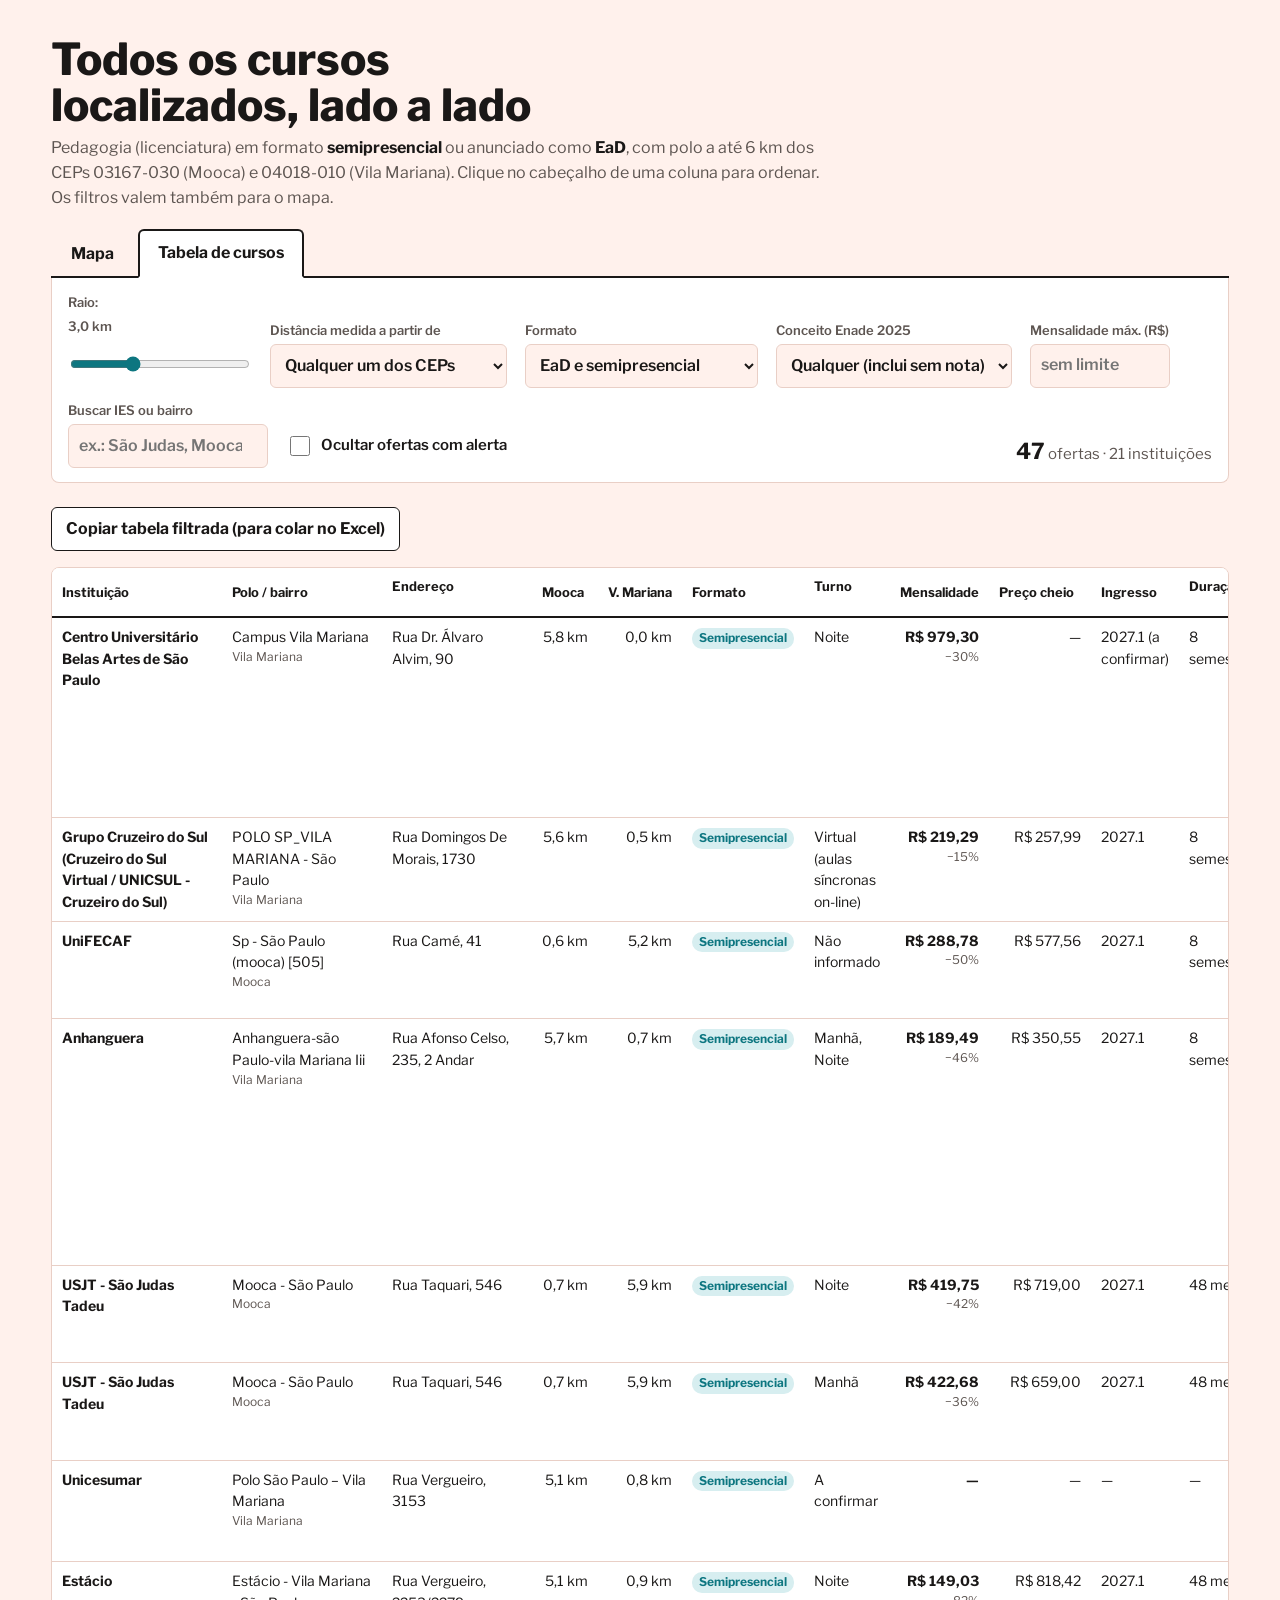
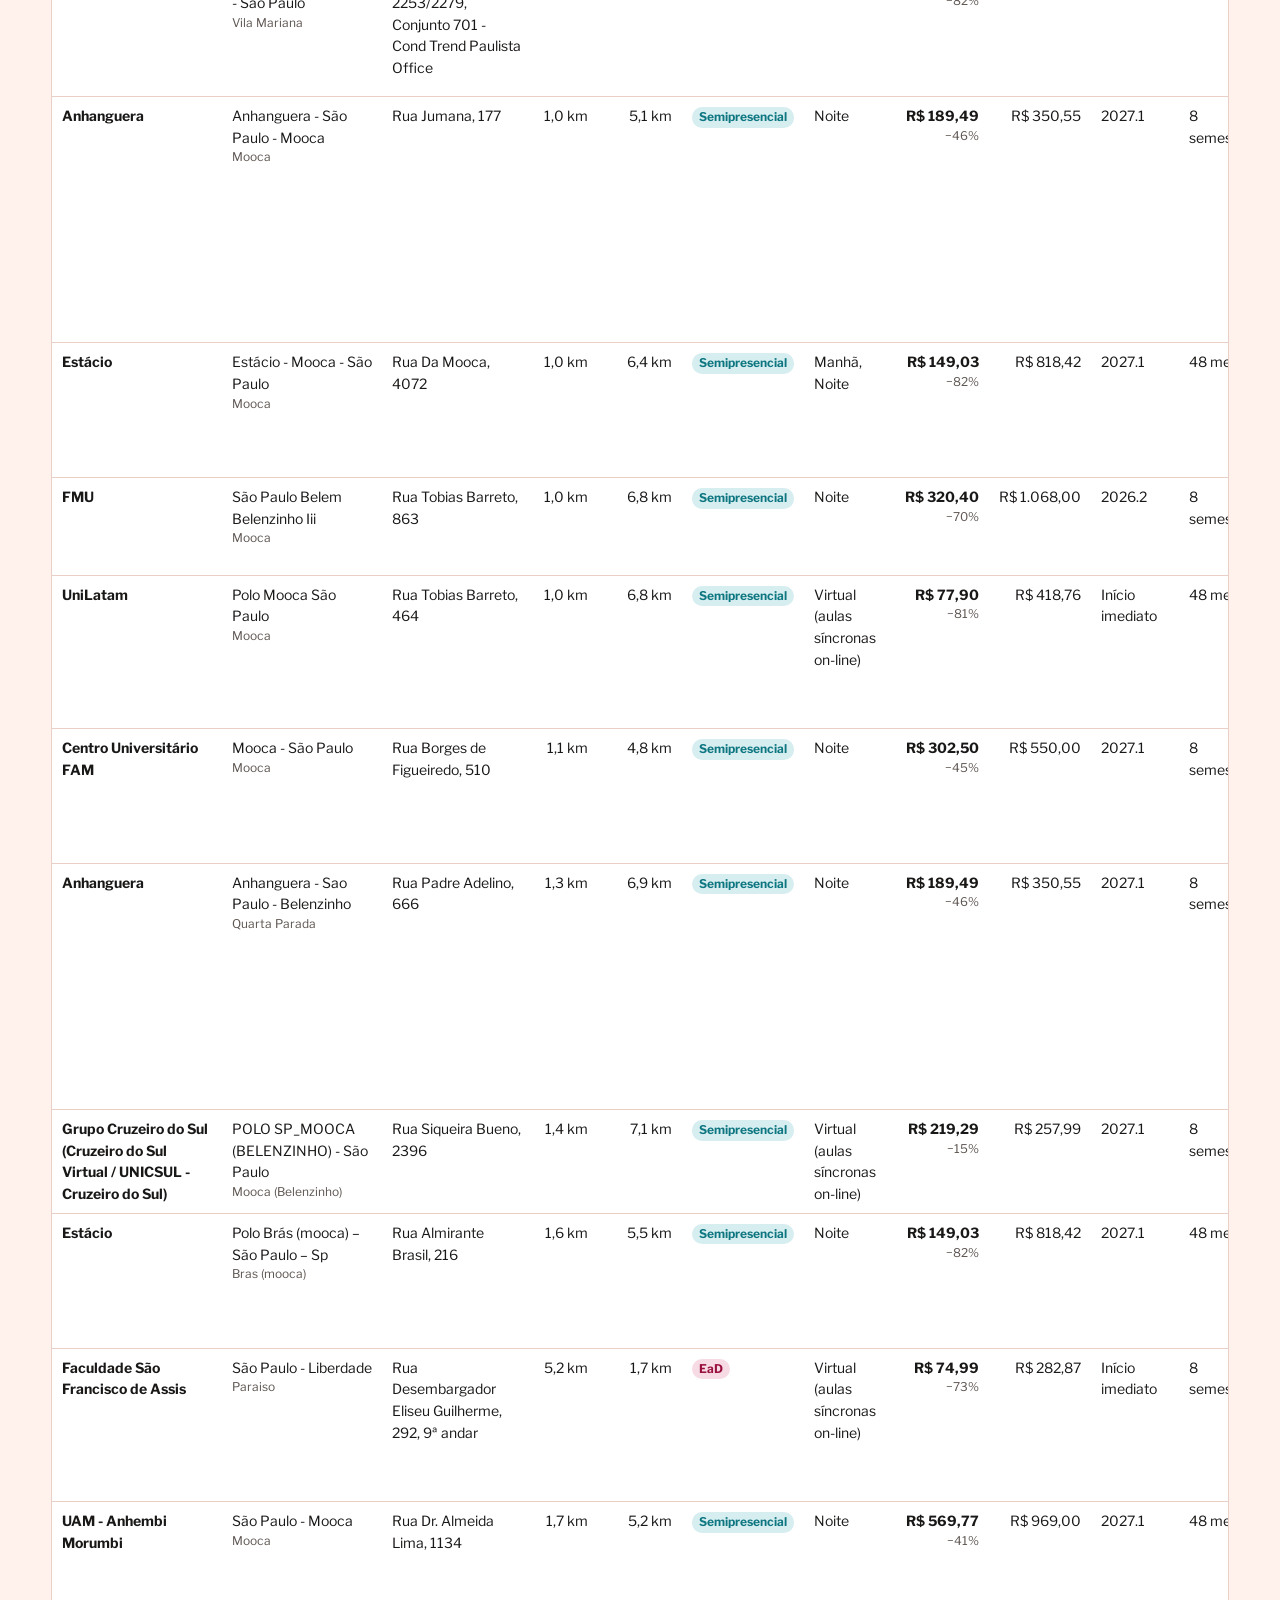
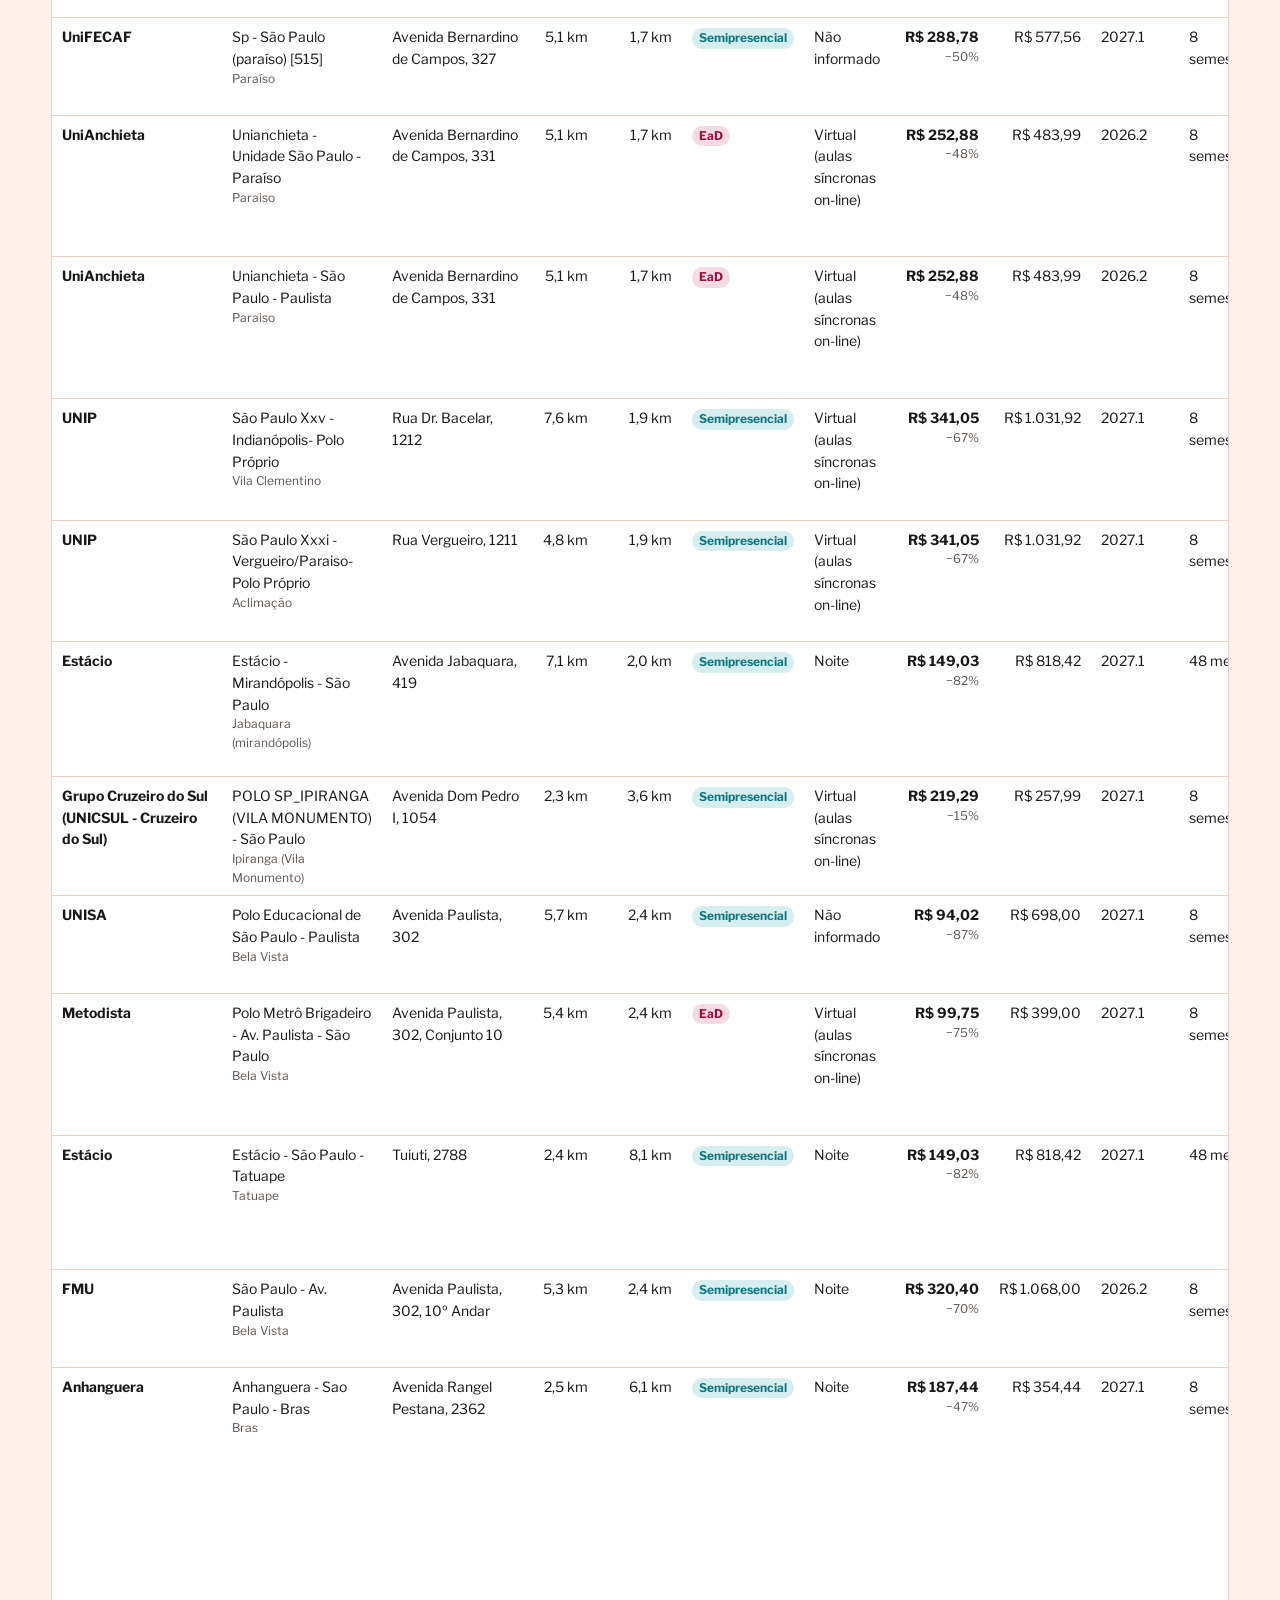
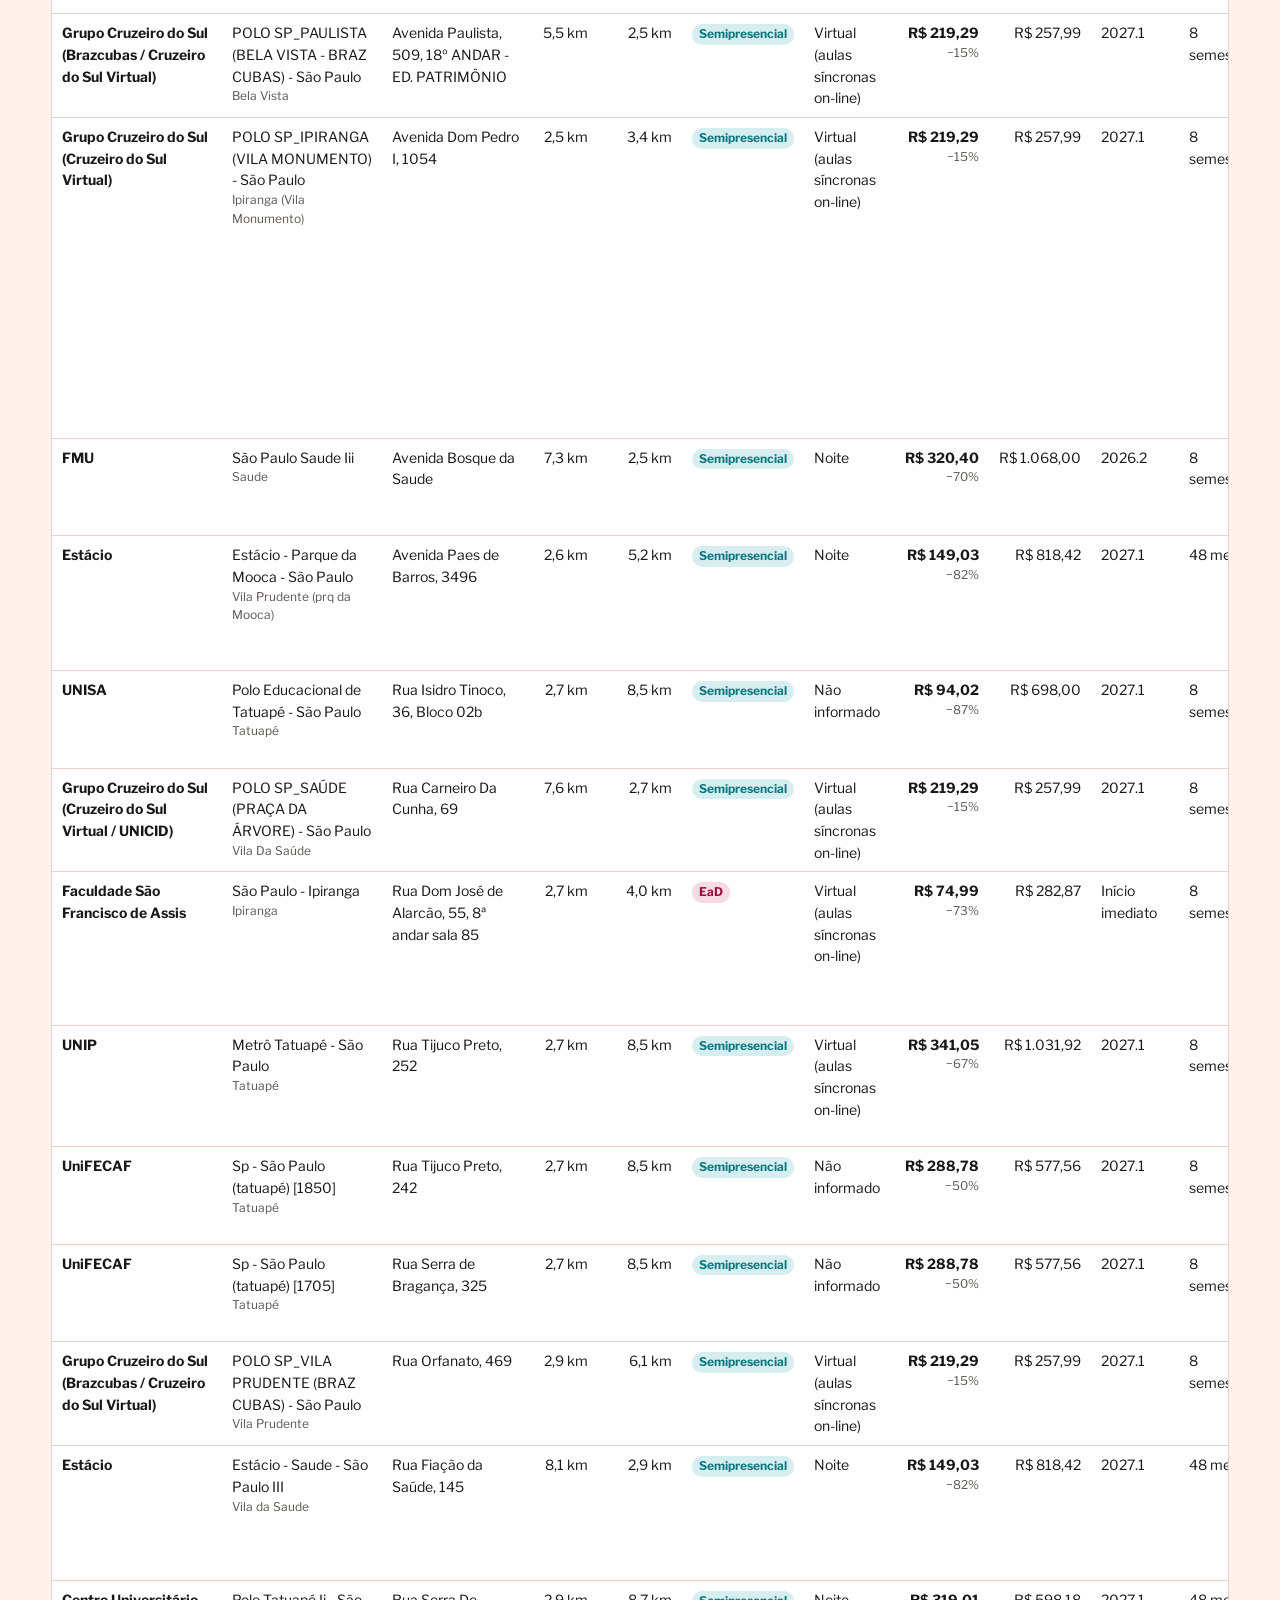
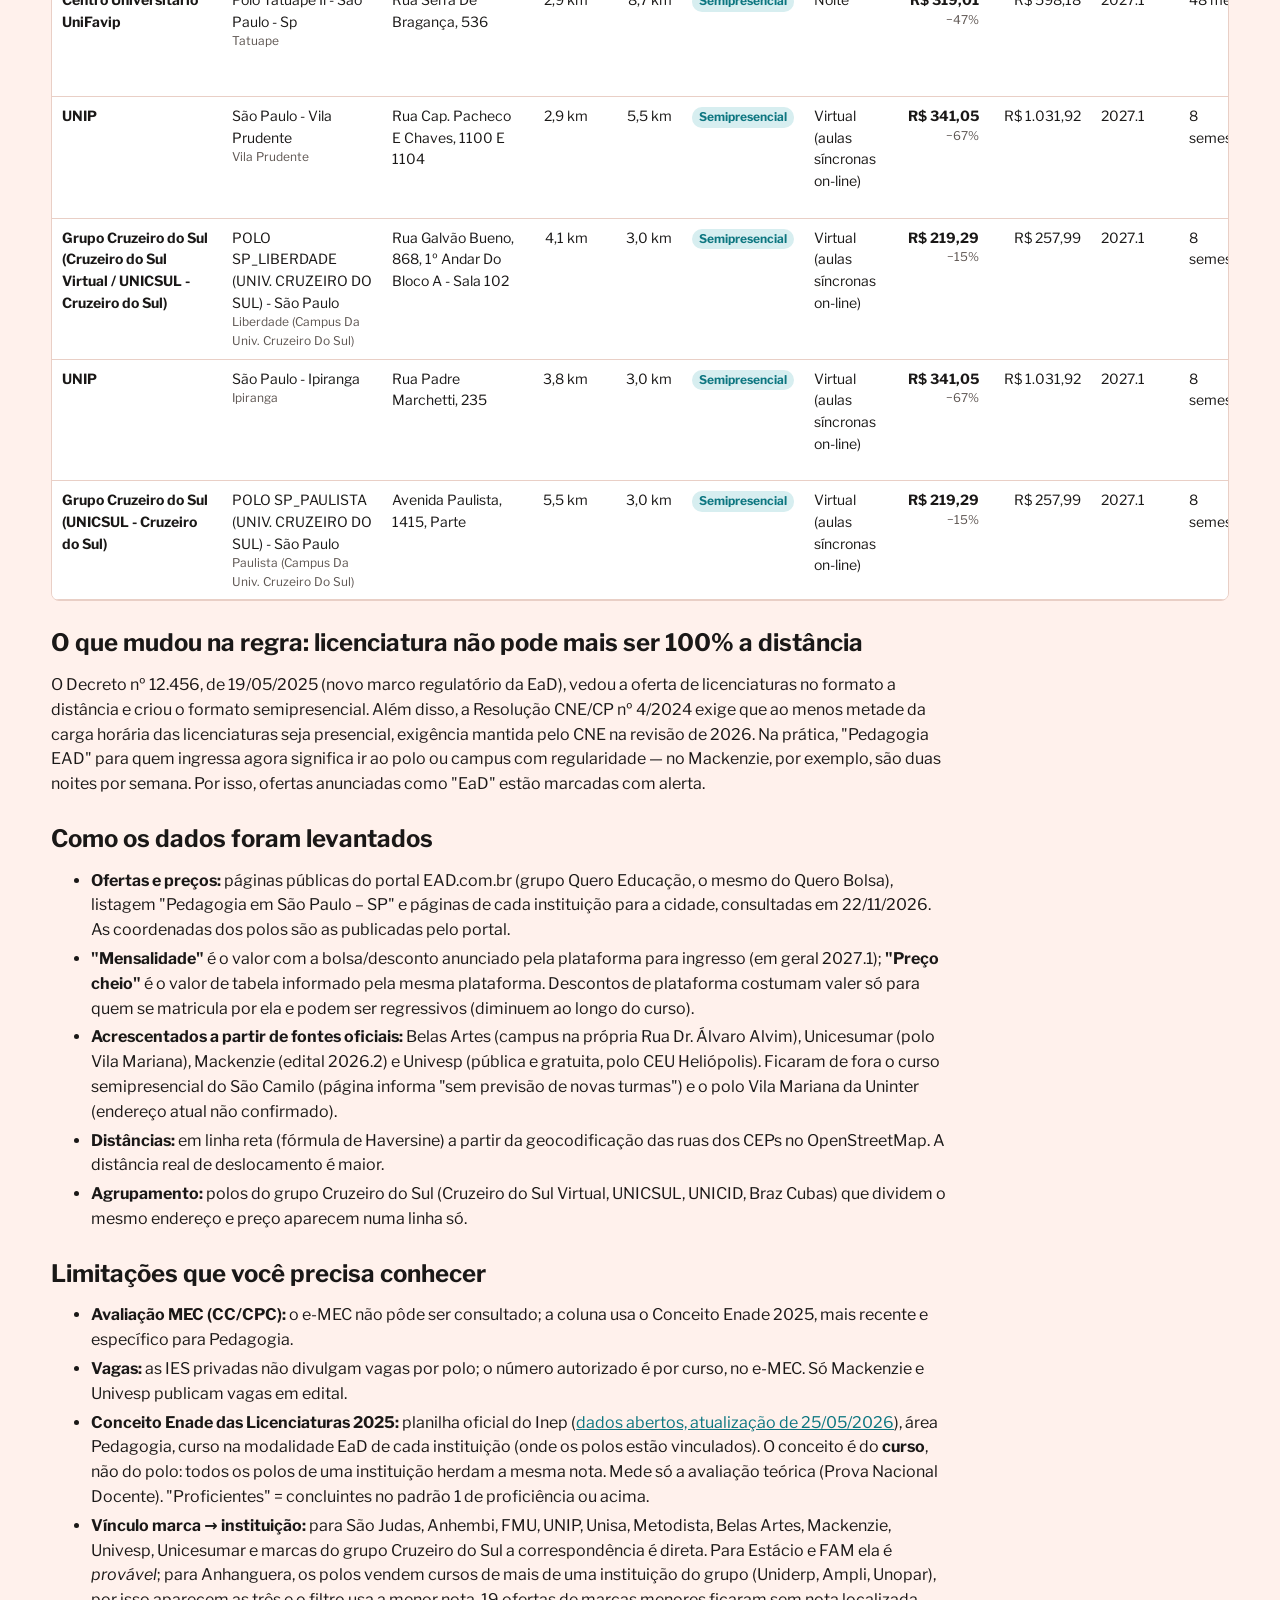
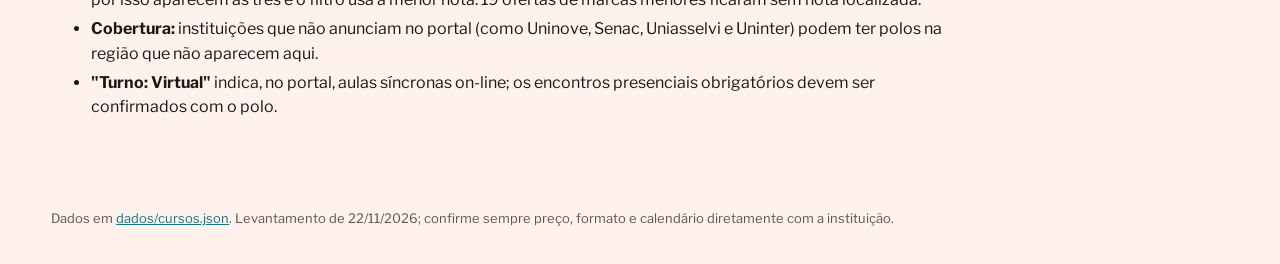
<file: tabela.html>
<!DOCTYPE html>
<html lang="pt-BR">
<head>
<meta charset="utf-8">
<meta name="viewport" content="width=device-width, initial-scale=1">
<title>Pedagogia EaD – Tabela</title>
<link rel="preconnect" href="https://fonts.googleapis.com">
<link rel="stylesheet" href="https://fonts.googleapis.com/css2?family=Libre+Franklin:wght@400;600;700;800&display=swap">
<link rel="stylesheet" href="assets/estilo.css">
<script>new MutationObserver(()=>{for(const c of document.querySelectorAll('.stack td:not([data-l])')){let i=0,p=c;while(p=p.previousElementSibling)i+=p.colSpan;c.dataset.l=c.closest('table').rows[0].cells[i]?.textContent||''}}).observe(document,{childList:true,subtree:true})</script>
</head>
<body>
<header class="band"><div class="wrap">
  <h1>Todos os cursos localizados, lado a lado</h1>
  <p class="lede">Pedagogia (licenciatura) em formato <b>semipresencial</b> ou anunciado como <b>EaD</b>, com polo a até 6 km dos CEPs 03167-030 (Mooca) e 04018-010 (Vila Mariana). Clique no cabeçalho de uma coluna para ordenar. Os filtros valem também para o mapa.</p>
  <nav class="tabs" aria-label="Páginas">
    <a href="index.html">Mapa</a>
    <a href="tabela.html" aria-current="page">Tabela de cursos</a>
  </nav>
  <div class="filters" id="filters"></div>
</div></header>
<main class="band" style="padding-top:0"><div class="wrap">
  <div style="display:flex;gap:10px;flex-wrap:wrap;margin-top:14px;align-items:center">
    <button class="btn" id="copy" type="button">Copiar tabela filtrada (para colar no Excel)</button>
    <span id="copyMsg" style="color:var(--muted);font-size:14px"></span>
  </div>
  <div class="tablewrap">
    <table class="stack" id="tb">
      <thead><tr>
        <th><button data-k="ies">Instituição</button></th>
        <th><button data-k="polo">Polo / bairro</button></th>
        <th>Endereço</th>
        <th><button data-k="dm">Mooca</button></th>
        <th><button data-k="dv">V. Mariana</button></th>
        <th><button data-k="formato">Formato</button></th>
        <th>Turno</th>
        <th><button data-k="preco">Mensalidade</button></th>
        <th><button data-k="preco_cheio">Preço cheio</button></th>
        <th><button data-k="semestre">Ingresso</button></th>
        <th>Duração</th>
        <th>Vagas</th>
        <th><button data-k="enade_min">Conceito Enade 2025</button></th>
        <th>Alertas</th>
        <th>Fonte</th>
      </tr></thead>
      <tbody id="body"></tbody>
    </table>
  </div>

  <section class="notes">
    <h2>O que mudou na regra: licenciatura não pode mais ser 100% a distância</h2>
    <p>O Decreto nº 12.456, de 19/05/2025 (novo marco regulatório da EaD), vedou a oferta de licenciaturas no formato a distância e criou o formato semipresencial. Além disso, a Resolução CNE/CP nº 4/2024 exige que ao menos metade da carga horária das licenciaturas seja presencial, exigência mantida pelo CNE na revisão de 2026. Na prática, "Pedagogia EAD" para quem ingressa agora significa ir ao polo ou campus com regularidade — no Mackenzie, por exemplo, são duas noites por semana. Por isso, ofertas anunciadas como "EaD" estão marcadas com alerta.</p>

    <h2>Como os dados foram levantados</h2>
    <ul>
      <li><b>Ofertas e preços:</b> páginas públicas do portal EAD.com.br (grupo Quero Educação, o mesmo do Quero Bolsa), listagem "Pedagogia em São Paulo – SP" e páginas de cada instituição para a cidade, consultadas em 22/11/2026. As coordenadas dos polos são as publicadas pelo portal.</li>
      <li><b>"Mensalidade"</b> é o valor com a bolsa/desconto anunciado pela plataforma para ingresso (em geral 2027.1); <b>"Preço cheio"</b> é o valor de tabela informado pela mesma plataforma. Descontos de plataforma costumam valer só para quem se matricula por ela e podem ser regressivos (diminuem ao longo do curso).</li>
      <li><b>Acrescentados a partir de fontes oficiais:</b> Belas Artes (campus na própria Rua Dr. Álvaro Alvim), Unicesumar (polo Vila Mariana), Mackenzie (edital 2026.2) e Univesp (pública e gratuita, polo CEU Heliópolis). Ficaram de fora o curso semipresencial do São Camilo (página informa "sem previsão de novas turmas") e o polo Vila Mariana da Uninter (endereço atual não confirmado).</li>
      <li><b>Distâncias:</b> em linha reta (fórmula de Haversine) a partir da geocodificação das ruas dos CEPs no OpenStreetMap. A distância real de deslocamento é maior.</li>
      <li><b>Agrupamento:</b> polos do grupo Cruzeiro do Sul (Cruzeiro do Sul Virtual, UNICSUL, UNICID, Braz Cubas) que dividem o mesmo endereço e preço aparecem numa linha só.</li>
    </ul>

    <h2>Limitações que você precisa conhecer</h2>
    <ul>
      <li><b>Avaliação MEC (CC/CPC):</b> o e-MEC não pôde ser consultado; a coluna usa o Conceito Enade 2025, mais recente e específico para Pedagogia.</li>
      <li><b>Vagas:</b> as IES privadas não divulgam vagas por polo; o número autorizado é por curso, no e-MEC. Só Mackenzie e Univesp publicam vagas em edital.</li>
      <li><b>Conceito Enade das Licenciaturas 2025:</b> planilha oficial do Inep (<a href="https://www.gov.br/inep/pt-br/acesso-a-informacao/dados-abertos/indicadores-educacionais/indicadores-de-qualidade-da-educacao-superior/2025" target="_blank" rel="noopener">dados abertos, atualização de 25/05/2026</a>), área Pedagogia, curso na modalidade EaD de cada instituição (onde os polos estão vinculados). O conceito é do <b>curso</b>, não do polo: todos os polos de uma instituição herdam a mesma nota. Mede só a avaliação teórica (Prova Nacional Docente). "Proficientes" = concluintes no padrão 1 de proficiência ou acima.</li>
      <li><b>Vínculo marca → instituição:</b> para São Judas, Anhembi, FMU, UNIP, Unisa, Metodista, Belas Artes, Mackenzie, Univesp, Unicesumar e marcas do grupo Cruzeiro do Sul a correspondência é direta. Para Estácio e FAM ela é <i>provável</i>; para Anhanguera, os polos vendem cursos de mais de uma instituição do grupo (Uniderp, Ampli, Unopar), por isso aparecem as três e o filtro usa a menor nota. 19 ofertas de marcas menores ficaram sem nota localizada.</li>
      <li><b>Cobertura:</b> instituições que não anunciam no portal (como Uninove, Senac, Uniasselvi e Uninter) podem ter polos na região que não aparecem aqui.</li>
      <li><b>"Turno: Virtual"</b> indica, no portal, aulas síncronas on-line; os encontros presenciais obrigatórios devem ser confirmados com o polo.</li>
    </ul>
  </section>
</div></main>
<footer class="band"><div class="wrap">Dados em <a href="dados/cursos.json">dados/cursos.json</a>. Levantamento de 22/11/2026; confirme sempre preço, formato e calendário diretamente com a instituição.</div></footer>
<script src="assets/dados.js"></script>
<script src="assets/comum.js"></script>
<script>
{
const {brl,km,esc,filtrar,montarFiltros,ler}=window.PED;
let sortK='dist',dir=1,cur=[],F=null;
const val=(c,k)=>k==='dist'?window.PED.dist(c,F.ref):(c[k]==null?(['preco','preco_cheio','enade_min'].includes(k)?Infinity:''):c[k]);
function render(f){
  F=f;cur=filtrar(window.CURSOS,f);
  cur.sort((a,b)=>{const x=val(a,sortK),y=val(b,sortK);return (typeof x==='number'&&typeof y==='number'?x-y:String(x).localeCompare(String(y),'pt-BR'))*dir});
  document.getElementById('body').innerHTML=cur.map(c=>{const sp=/semi/i.test(c.formato);return `<tr>
  <td><b>${esc(c.ies)}</b></td>
  <td>${esc(c.polo)}<div class="small">${esc(c.bairro)}</div></td>
  <td>${esc(c.endereco||'—')}</td>
  <td class="n">${km(c.dm)}</td><td class="n">${km(c.dv)}</td>
  <td><span class="tag ${sp?'sp':'ead'}">${esc(c.formato)}</span></td>
  <td>${esc(c.turnos.join(', ')||'—')}</td>
  <td class="n"><b>${brl(c.preco)}</b>${c.desconto?`<div class="small">−${c.desconto}%</div>`:''}</td>
  <td class="n">${brl(c.preco_cheio)}</td>
  <td>${esc(c.semestre||'—')}</td>
  <td>${esc(c.duracao||'—')}</td>
  <td>${esc(c.vagas)}</td>
  <td><b style="font-size:16px">${c.enade_min??'—'}</b><div class="small">${esc(c.mec.replace('Enade Licenciaturas 2025 — ',''))}</div></td>
  <td>${c.alertas.map(a=>`<div class="alert">${esc(a)}</div>`).join('')}</td>
  <td><a href="${esc(c.fonte)}" target="_blank" rel="noopener">${esc(c.fonte_nome)}</a></td></tr>`}).join('')||'<tr><td colspan="15">Nenhuma oferta com esses filtros.</td></tr>';
  document.getElementById('count').innerHTML=`<b>${cur.length}</b> ofertas · ${new Set(cur.map(c=>c.ies)).size} instituições`;
  document.querySelectorAll('thead button').forEach(b=>b.textContent=b.textContent.replace(/ [▲▼]$/,'')+(b.dataset.k===sortK?(dir>0?' ▲':' ▼'):''));
}
document.querySelector('thead').addEventListener('click',e=>{const b=e.target.closest('button');if(!b)return;const k=b.dataset.k;dir=(sortK===k)?-dir:1;sortK=k;render(F)});
document.getElementById('copy').addEventListener('click',async()=>{
  const H=['Instituição','Polo','Bairro','Endereço','Dist. Mooca (km)','Dist. V. Mariana (km)','Formato','Turno','Mensalidade (R$)','Preço cheio (R$)','Ingresso','Duração','Vagas','Conceito Enade 2025 (menor do grupo)','Detalhe Enade','Alertas','Fonte'];
  const rows=cur.map(c=>[c.ies,c.polo,c.bairro,c.endereco,c.dm,c.dv,c.formato,c.turnos.join(', '),c.preco??'',c.preco_cheio??'',c.semestre,c.duracao,c.vagas,c.enade_min??'',c.mec,c.alertas.join(' | '),c.fonte].map(v=>typeof v==='number'?String(v).replace('.',','):String(v).replace(/\t|\n/g,' ')).join('\t'));
  try{await navigator.clipboard.writeText([H.join('\t'),...rows].join('\n'));document.getElementById('copyMsg').textContent=`${cur.length} linhas copiadas.`}
  catch(e){document.getElementById('copyMsg').textContent='O navegador bloqueou a cópia. Use o arquivo dados/cursos.json do repositório.'}
});
montarFiltros(document.getElementById('filters'),ler(),render);
}
</script>
</body>
</html>
</file>
<file: assets/estilo.css>
/*
VOICE: mesa de infografia de jornal — sóbrio, preciso, útil para decidir.
IDEA: um guia de bairro impresso: dois pontos de partida (os CEPs) e anéis de distância.
PICTURE: o mapa da cidade com os distritos desenhados e os polos como alfinetes.
COLOUR and TYPE: fundo rosa-claro de jornal, tinta quase preta, petróleo (Mooca), bordô (Vila Mariana); Libre Franklin.
LAYOUT: título-conclusão, abas, filtros numa faixa, mapa largo com lista lateral; tabela ordenável.
*/
:root{color-scheme:light dark;
--bg:light-dark(#fff1ec,#1c1512);--paper:light-dark(#ffffff,#271e1a);--ink:light-dark(#1a1817,#f3ebe7);
--muted:light-dark(#5d5551,#bcaea8);--line:light-dark(#e9cfc6,#3d302a);
--teal:light-dark(#0d7680,#4fb3bc);--claret:light-dark(#990f3d,#e5658f);--warn:light-dark(#8a4b00,#f0b45c);
--warnbg:light-dark(#fff4e0,#3a2a12)}
:root[data-theme=light]{color-scheme:light}:root[data-theme=dark]{color-scheme:dark}
*{box-sizing:border-box;min-width:0}
html{scroll-padding-top:72px}
body{margin:0;background:var(--bg);color:var(--ink);font:16px/1.55 "Libre Franklin",system-ui,sans-serif;overflow-x:clip}
a{color:var(--teal)}
.band{padding:clamp(18px,3vw,36px) max(4vw,16px)}
.wrap{max-width:1240px;margin:0 auto}
header.band{padding-bottom:10px}
h1{font-weight:800;font-size:clamp(28px,3.6vw,44px);line-height:1.05;margin:0 0 8px;text-wrap:balance;max-width:24ch}
.lede{color:var(--muted);max-width:70ch;margin:0}
.lede b{color:var(--ink)}
nav.tabs{display:flex;gap:4px;flex-wrap:wrap;margin-top:18px;border-bottom:2px solid var(--ink)}
nav.tabs a{padding:10px 18px;min-height:44px;display:inline-flex;align-items:center;text-decoration:none;color:var(--ink);font-weight:700;border:2px solid transparent;border-bottom:0;border-radius:6px 6px 0 0;margin-bottom:-2px}
nav.tabs a[aria-current=page]{background:var(--paper);border-color:var(--ink);border-bottom:2px solid var(--paper)}
nav.tabs a:not([aria-current]):hover{background:var(--paper)}
.filters{display:flex;flex-wrap:wrap;gap:12px 18px;align-items:end;background:var(--paper);border:1px solid var(--line);border-top:0;padding:14px 16px;border-radius:0 0 8px 8px}
.filters label{display:flex;flex-direction:column;gap:4px;font-size:13px;color:var(--muted);font-weight:600}
.filters input,.filters select{font:inherit;font-size:16px;min-height:44px;padding:6px 10px;border:1px solid var(--line);border-radius:6px;background:var(--bg);color:var(--ink)}
.filters input[type=range]{padding:0;border:0;background:none;accent-color:var(--teal);min-width:180px}
.filters .chk{flex-direction:row;align-items:center;gap:8px;min-height:44px;font-size:15px;color:var(--ink)}
.filters .chk input{min-height:auto;width:20px;height:20px;accent-color:var(--teal)}
:focus-visible{outline:3px solid var(--teal);outline-offset:2px}
.count{margin-left:auto;font-size:15px;color:var(--muted)}
.count b{font-size:22px;color:var(--ink)}
.dot{display:inline-block;width:12px;height:12px;border-radius:50%;vertical-align:-1px;margin-right:4px}
.legend{display:flex;flex-wrap:wrap;gap:6px 18px;font-size:14px;color:var(--muted);margin:10px 0 0}
.mapgrid{display:grid;grid-template-columns:minmax(0,1fr) 340px;gap:16px;margin-top:16px}
#map{height:min(72vh,680px);min-height:420px;border:1px solid var(--line);border-radius:8px;background:light-dark(#f7e3db,#241b17)}
.list{height:min(72vh,680px);min-height:420px;overflow:auto;background:var(--paper);border:1px solid var(--line);border-radius:8px}
.list h2{font-size:16px;margin:0;padding:12px 14px;border-bottom:1px solid var(--line);position:sticky;top:0;background:var(--paper)}
.item{display:block;width:100%;text-align:left;background:none;border:0;border-bottom:1px solid var(--line);padding:10px 14px;font:inherit;color:inherit;cursor:pointer;min-height:44px}
.item:hover,.item.on{background:var(--bg)}
.item .t{font-weight:700;line-height:1.25}
.item .s{font-size:13px;color:var(--muted)}
.item .p{float:right;font-weight:700;white-space:nowrap;margin-left:8px}
.pop{font:14px/1.45 "Libre Franklin",system-ui,sans-serif;min-width:230px;max-width:300px}
.pop h3{margin:0 0 2px;font-size:16px;line-height:1.2}
.pop .sub{color:#5d5551;margin:0 0 8px}
.pop dl{display:grid;grid-template-columns:auto 1fr;gap:2px 10px;margin:0 0 8px}
.pop dt{color:#5d5551}.pop dd{margin:0;font-weight:600}
.alert{background:var(--warnbg);color:var(--warn);border-left:3px solid var(--warn);padding:6px 8px;font-size:13px;margin:6px 0;border-radius:0 4px 4px 0}
.pop .alert{background:#fff4e0;color:#7a4300;border-color:#c77800}
.leaflet-container{font-family:"Libre Franklin",system-ui,sans-serif}
.origin-ic{width:30px;height:30px;border-radius:50%;border:3px solid #fff;box-shadow:0 1px 4px rgba(0,0,0,.45);display:grid;place-items:center;color:#fff;font-weight:800;font-size:13px}
.lbl{background:rgba(255,255,255,.9);border:0;box-shadow:none;font-weight:700;font-size:12px;padding:1px 4px;color:#1a1817}
.lbl::before{display:none}
.tablewrap{margin-top:16px;background:var(--paper);border:1px solid var(--line);border-radius:8px;overflow-x:auto}
table{border-collapse:collapse;width:100%;font-size:14px}
th,td{padding:8px 10px;border-bottom:1px solid var(--line);vertical-align:top;text-align:left}
thead th{position:sticky;top:0;background:var(--paper);font-size:13px;white-space:nowrap;border-bottom:2px solid var(--ink)}
thead th button{all:unset;cursor:pointer;font-weight:700;min-height:32px;display:inline-flex;align-items:center;gap:4px}
thead th button:focus-visible{outline:3px solid var(--teal)}
td.n{text-align:right;white-space:nowrap;font-variant-numeric:tabular-nums}
td .small{font-size:12px;color:var(--muted)}
tbody tr:hover{background:var(--bg)}
.tag{display:inline-block;font-size:12px;font-weight:700;padding:1px 7px;border-radius:10px;white-space:nowrap}
.tag.sp{background:light-dark(#d7eef0,#14363a);color:var(--teal)}
.tag.ead{background:light-dark(#f7dbe4,#3e1424);color:var(--claret)}
.notes{max-width:900px}
.notes h2{font-size:24px;line-height:1.15;margin:28px 0 8px}
.notes li{margin:4px 0}
.btn{font:inherit;font-weight:700;min-height:44px;padding:8px 14px;border:1px solid var(--ink);background:var(--paper);color:var(--ink);border-radius:6px;cursor:pointer}
footer{color:var(--muted);font-size:13px}
@media(max-width:900px){.mapgrid{grid-template-columns:minmax(0,1fr)}.list{height:auto;max-height:420px}}
@media(max-width:600px){
 .count{margin-left:0;width:100%}
 table{font-size:13px}.stack thead{display:none}.stack tr{display:grid;padding-block:10px;border-bottom:1px solid var(--line)}
 .stack td{display:flow-root;border:0;padding:3px 0;padding-inline-start:8.5em;text-align:start}
 .stack td::before{content:attr(data-l);float:inline-start;width:8em;margin-inline-start:-8.5em;white-space:normal;color:var(--muted);font-size:12px}
 .stack td:empty{display:none}
}
@media(prefers-reduced-motion:reduce){*{transition:none!important;animation:none!important}}
@media(min-width:601px){
 #tb{min-width:1650px}
 #tb td:nth-child(1){min-width:170px}#tb td:nth-child(2){min-width:160px}#tb td:nth-child(3){min-width:150px}
 #tb td:nth-child(13){min-width:200px}#tb td:nth-child(14){min-width:300px}#tb td:nth-child(15){min-width:190px}
}
</file>
